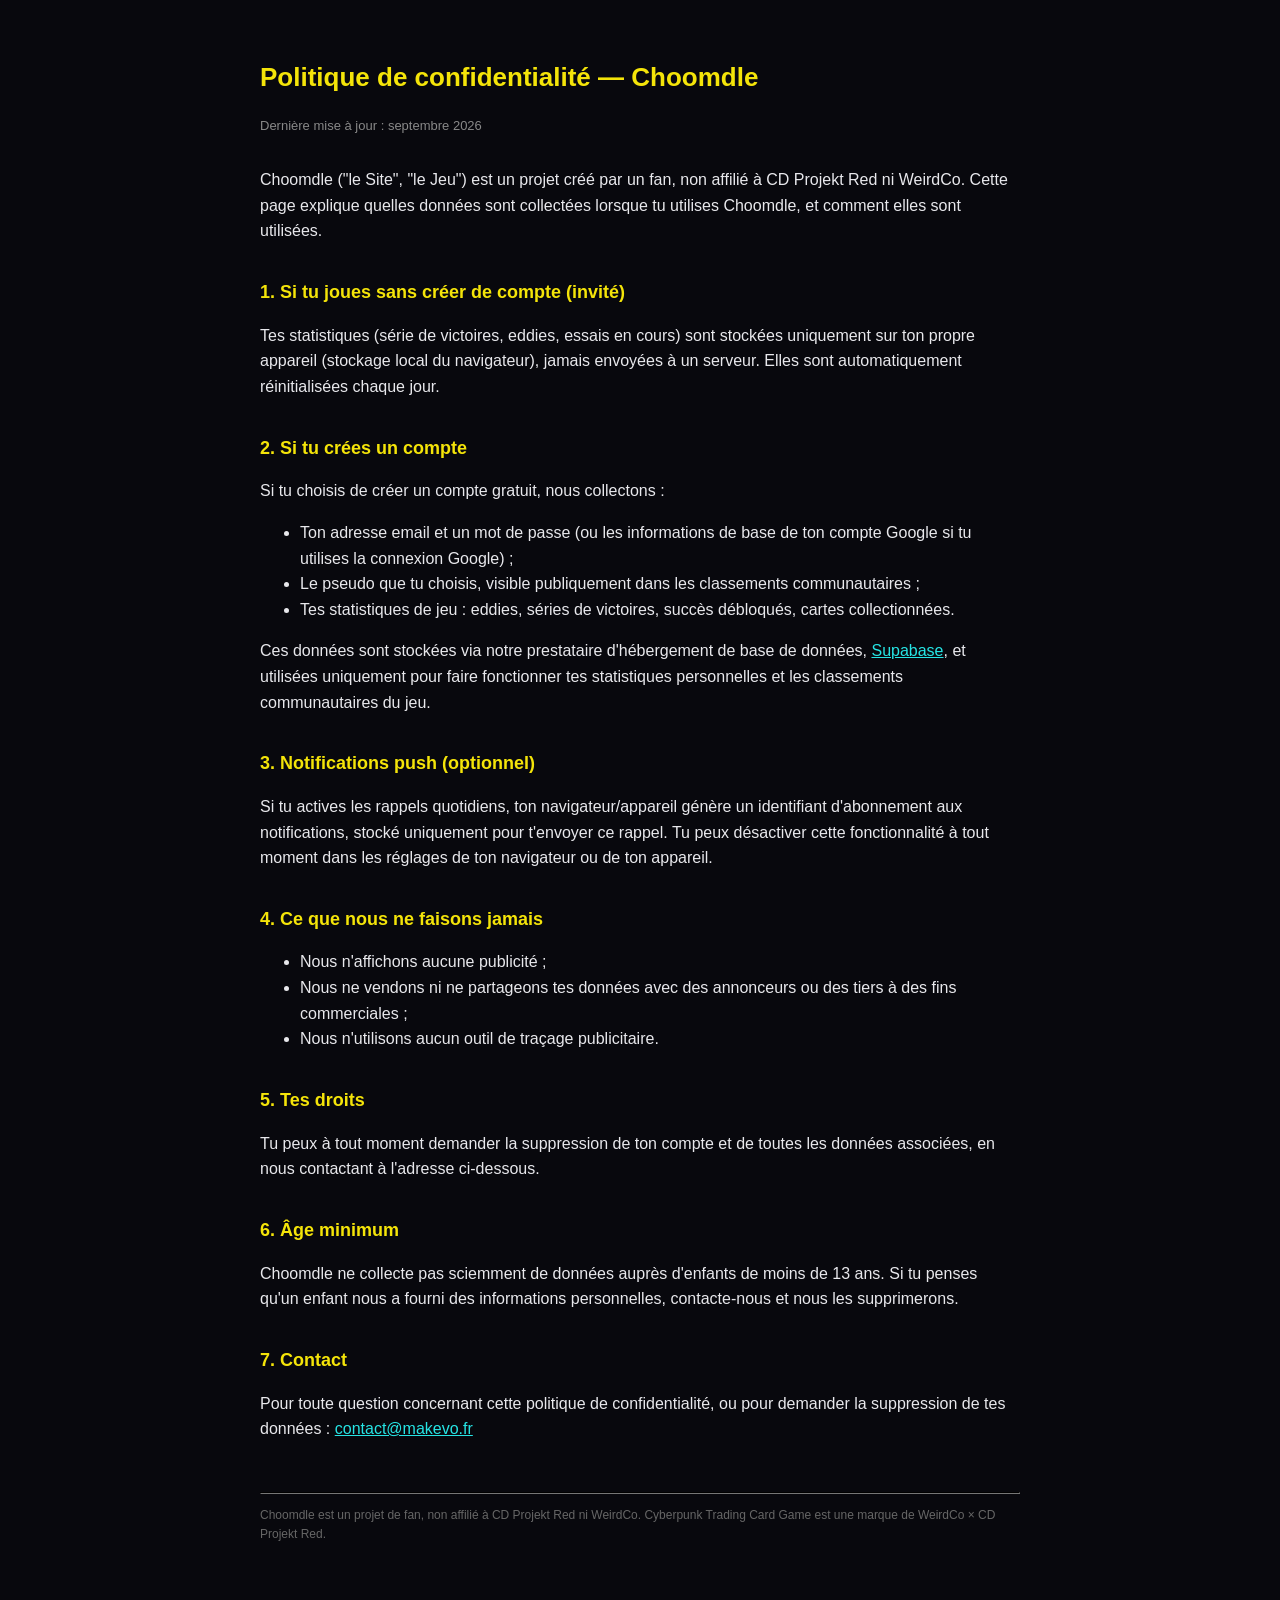
<file: privacy.html>
<!DOCTYPE html>
<html lang="fr">
<head>
<meta charset="UTF-8">
<meta name="viewport" content="width=device-width, initial-scale=1.0">
<title>Choomdle — Politique de confidentialité</title>
<style>
  body{ background:#08080d; color:#e8e8ec; font-family:'Segoe UI',Arial,sans-serif; line-height:1.6; max-width:760px; margin:0 auto; padding:40px 20px 80px; }
  h1{ color:#f4e409; font-size:26px; }
  h2{ color:#f4e409; font-size:18px; margin-top:34px; }
  a{ color:#26e5e5; }
  .updated{ color:#888; font-size:13px; margin-bottom:30px; }
  code{ background:#1a1a22; padding:1px 5px; border-radius:3px; }
</style>
</head>
<body>

<h1>Politique de confidentialité — Choomdle</h1>
<p class="updated">Dernière mise à jour : septembre 2026</p>

<p>Choomdle ("le Site", "le Jeu") est un projet créé par un fan, non affilié à CD Projekt Red ni WeirdCo. Cette page explique quelles données sont collectées lorsque tu utilises Choomdle, et comment elles sont utilisées.</p>

<h2>1. Si tu joues sans créer de compte (invité)</h2>
<p>Tes statistiques (série de victoires, eddies, essais en cours) sont stockées uniquement sur ton propre appareil (stockage local du navigateur), jamais envoyées à un serveur. Elles sont automatiquement réinitialisées chaque jour.</p>

<h2>2. Si tu crées un compte</h2>
<p>Si tu choisis de créer un compte gratuit, nous collectons :</p>
<ul>
  <li>Ton adresse email et un mot de passe (ou les informations de base de ton compte Google si tu utilises la connexion Google) ;</li>
  <li>Le pseudo que tu choisis, visible publiquement dans les classements communautaires ;</li>
  <li>Tes statistiques de jeu : eddies, séries de victoires, succès débloqués, cartes collectionnées.</li>
</ul>
<p>Ces données sont stockées via notre prestataire d'hébergement de base de données, <a href="https://supabase.com" target="_blank">Supabase</a>, et utilisées uniquement pour faire fonctionner tes statistiques personnelles et les classements communautaires du jeu.</p>

<h2>3. Notifications push (optionnel)</h2>
<p>Si tu actives les rappels quotidiens, ton navigateur/appareil génère un identifiant d'abonnement aux notifications, stocké uniquement pour t'envoyer ce rappel. Tu peux désactiver cette fonctionnalité à tout moment dans les réglages de ton navigateur ou de ton appareil.</p>

<h2>4. Ce que nous ne faisons jamais</h2>
<ul>
  <li>Nous n'affichons aucune publicité ;</li>
  <li>Nous ne vendons ni ne partageons tes données avec des annonceurs ou des tiers à des fins commerciales ;</li>
  <li>Nous n'utilisons aucun outil de traçage publicitaire.</li>
</ul>

<h2>5. Tes droits</h2>
<p>Tu peux à tout moment demander la suppression de ton compte et de toutes les données associées, en nous contactant à l'adresse ci-dessous.</p>

<h2>6. Âge minimum</h2>
<p>Choomdle ne collecte pas sciemment de données auprès d'enfants de moins de 13 ans. Si tu penses qu'un enfant nous a fourni des informations personnelles, contacte-nous et nous les supprimerons.</p>

<h2>7. Contact</h2>
<p>Pour toute question concernant cette politique de confidentialité, ou pour demander la suppression de tes données : <a href="mailto:contact@makevo.fr">contact@makevo.fr</a></p>

<hr style="border-color:#222; margin-top:50px;">
<p style="color:#666; font-size:12px;">Choomdle est un projet de fan, non affilié à CD Projekt Red ni WeirdCo. Cyberpunk Trading Card Game est une marque de WeirdCo × CD Projekt Red.</p>

</body>
</html>
</file>
